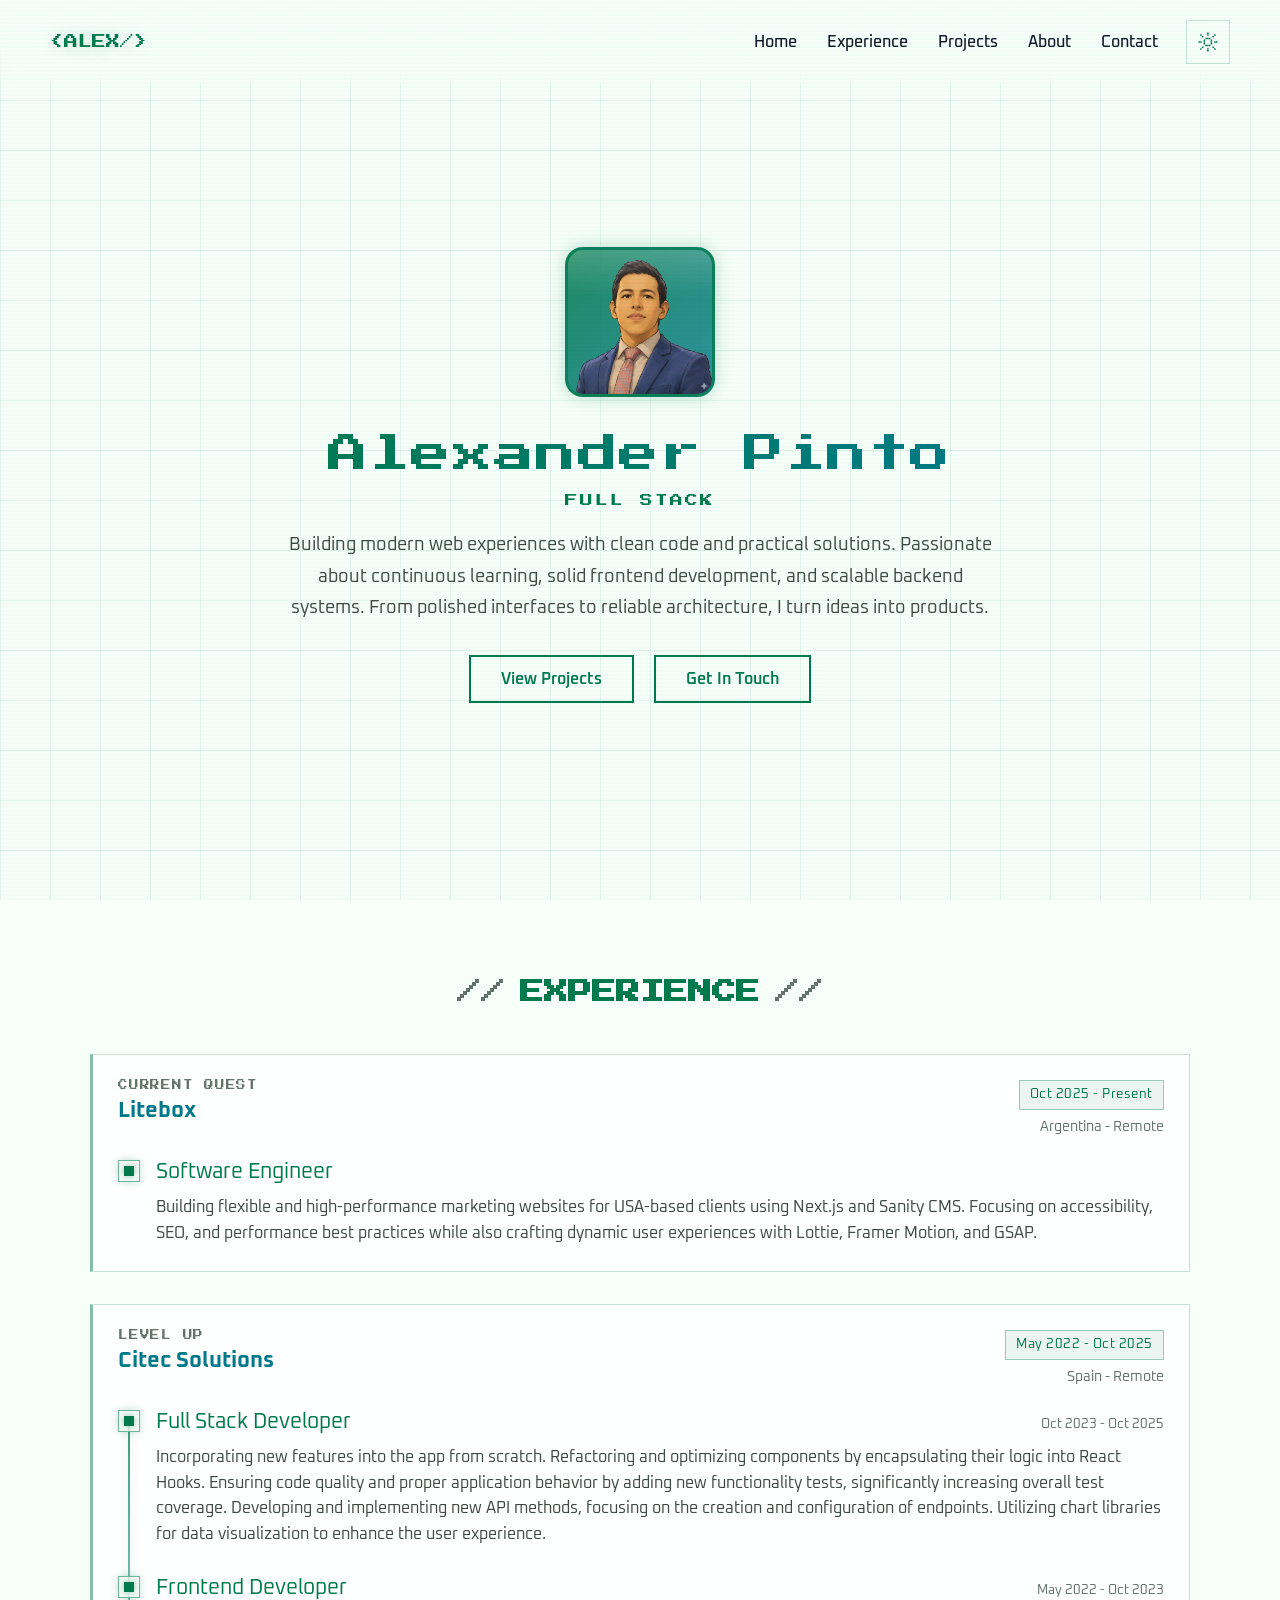
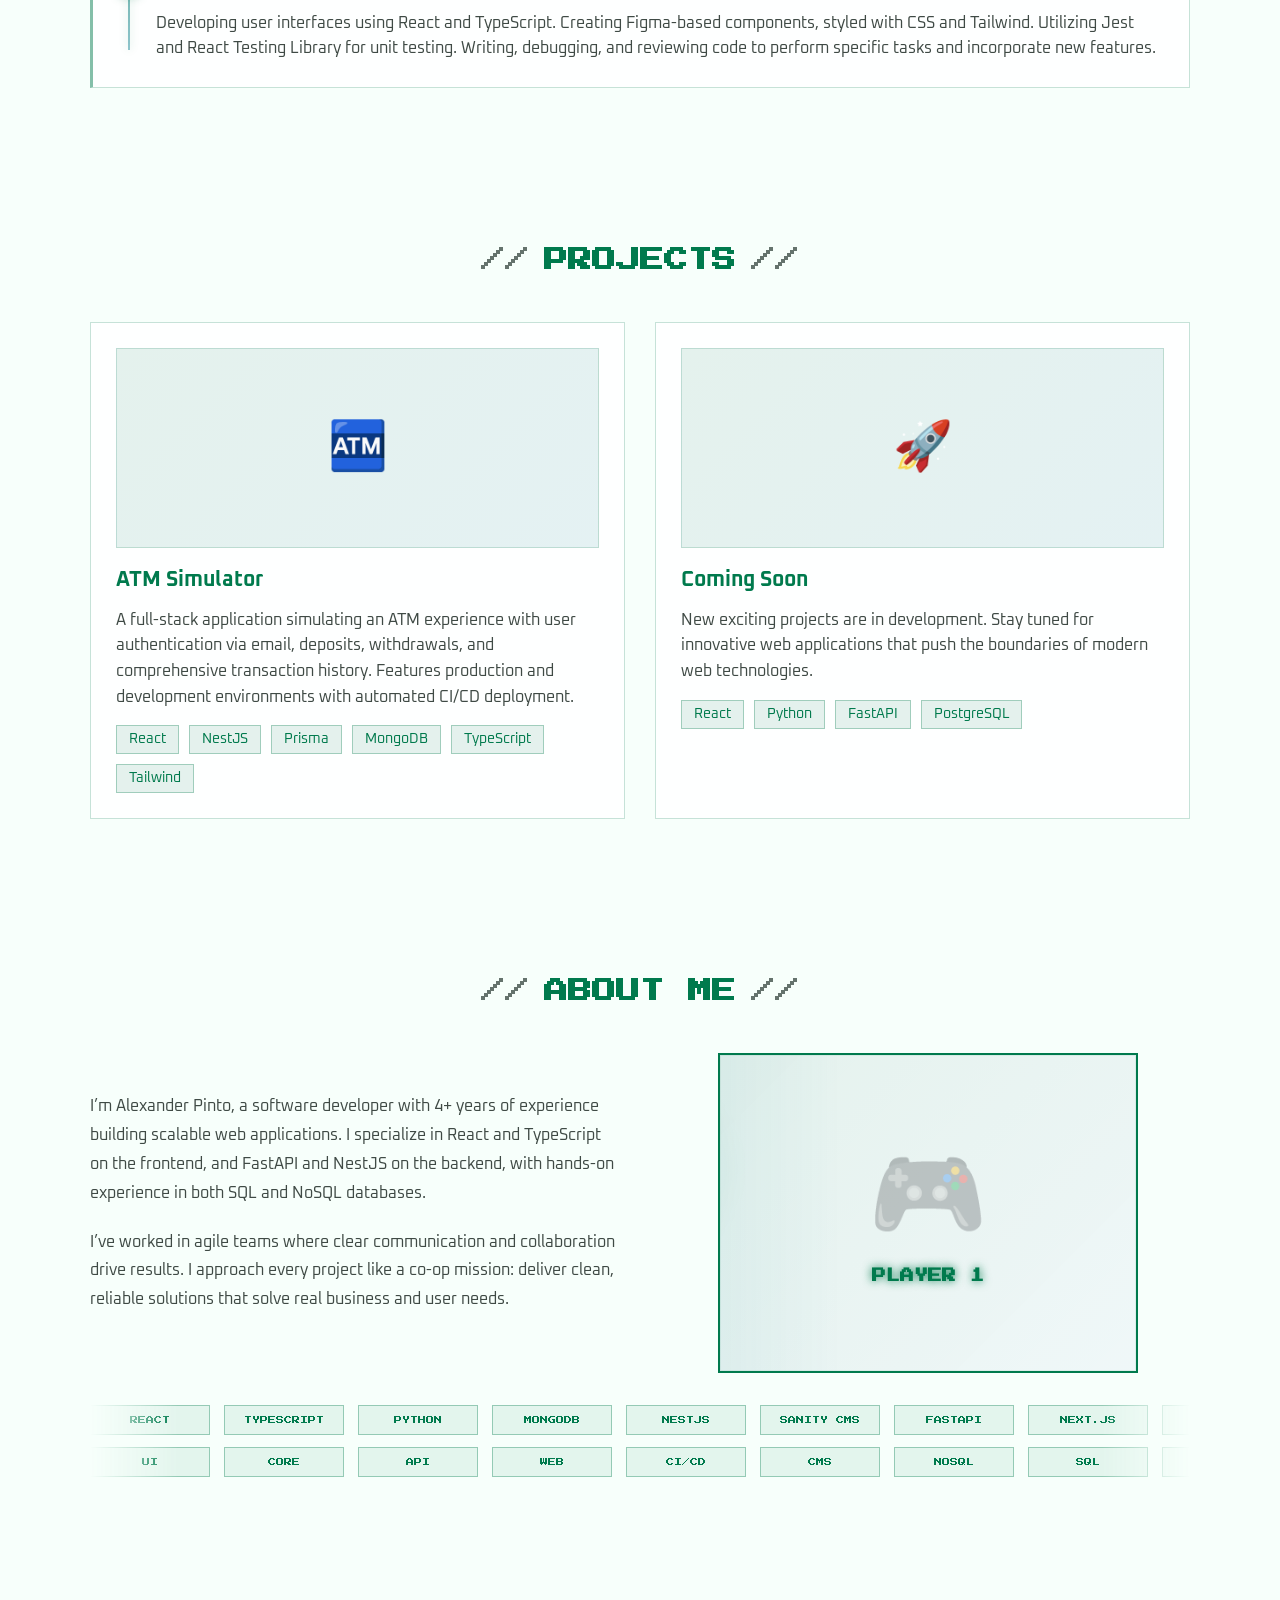
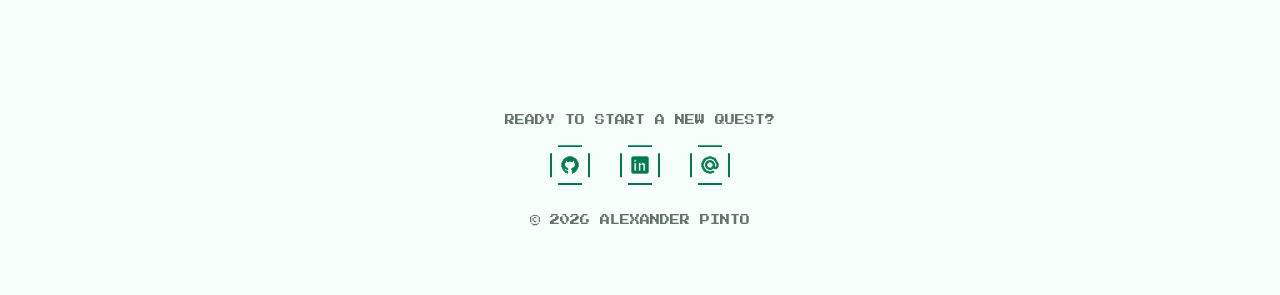
<file: index.html>
<!doctype html>
<html lang="en">
    <head>
        <meta charset="UTF-8" />
        <meta name="viewport" content="width=device-width, initial-scale=1.0" />
        <title>Alexander Pinto - Full Stack Developer</title>
        <meta
            name="description"
            content="Alexander Pinto portfolio. Full stack developer building modern web applications with React, TypeScript, Python and FastAPI."
        />
        <meta
            property="og:title"
            content="Alexander Pinto - Full Stack Developer"
        />
        <meta
            property="og:description"
            content="Game-inspired developer portfolio with projects, experience and contact details."
        />
        <meta property="og:type" content="website" />
        <meta property="og:url" content="https://alexpinto.is-a.dev/" />
        <link rel="canonical" href="https://alexpinto.is-a.dev/" />
        <link rel="icon" type="image/svg+xml" href="assets/img/favicon.svg" />
        <link rel="shortcut icon" href="assets/img/favicon.svg" />
        <script>
            (() => {
                try {
                    const storedTheme = localStorage.getItem("portfolio-theme");
                    const prefersLight = window.matchMedia(
                        "(prefers-color-scheme: light)",
                    ).matches;
                    const theme =
                        storedTheme || (prefersLight ? "light" : "dark");
                    document.documentElement.dataset.theme = theme;
                } catch (error) {
                    document.documentElement.dataset.theme = "dark";
                }
            })();
        </script>

        <link rel="stylesheet" href="assets/css/variables.css" />
        <link rel="stylesheet" href="assets/css/base.css" />
        <link rel="stylesheet" href="assets/css/animations.css" />
        <link rel="stylesheet" href="assets/css/components.css" />
        <link rel="stylesheet" href="assets/css/sections.css" />
    </head>
    <body>
        <a class="skip-link" href="#main-content">Skip to main content</a>
        <div class="scanlines" aria-hidden="true"></div>
        <div class="bg-grid" aria-hidden="true"></div>

        <nav aria-label="Main navigation">
            <a class="logo" href="#home" aria-label="Go to home"
                >&lt;ALEX/&gt;</a
            >
            <div class="nav-actions">
                <ul class="nav-links">
                    <li><a href="#home">Home</a></li>
                    <li><a href="#experience">Experience</a></li>
                    <li><a href="#projects">Projects</a></li>
                    <li><a href="#about">About</a></li>
                    <li><a href="#contact">Contact</a></li>
                </ul>
                <button
                    class="theme-toggle"
                    type="button"
                    aria-label="Switch to light theme"
                    aria-pressed="false"
                    title="Switch to light theme"
                >
                    <svg
                        class="theme-toggle__icon theme-toggle__icon--sun"
                        viewBox="0 0 256 256"
                        aria-hidden="true"
                    >
                        <rect
                            x="120"
                            y="88"
                            width="14"
                            height="14"
                            rx="1"
                        ></rect>
                        <rect
                            x="104"
                            y="88"
                            width="14"
                            height="14"
                            rx="1"
                        ></rect>
                        <rect
                            x="88"
                            y="104"
                            width="14"
                            height="14"
                            rx="1"
                        ></rect>
                        <rect
                            x="88"
                            y="120"
                            width="14"
                            height="14"
                            rx="1"
                        ></rect>
                        <rect
                            x="88"
                            y="136"
                            width="14"
                            height="14"
                            rx="1"
                        ></rect>
                        <rect
                            x="136"
                            y="88"
                            width="14"
                            height="14"
                            rx="1"
                        ></rect>
                        <rect
                            x="120"
                            y="152"
                            width="14"
                            height="14"
                            rx="1"
                        ></rect>
                        <rect
                            x="104"
                            y="152"
                            width="14"
                            height="14"
                            rx="1"
                        ></rect>
                        <rect
                            x="136"
                            y="152"
                            width="14"
                            height="14"
                            rx="1"
                        ></rect>
                        <rect
                            x="152"
                            y="104"
                            width="14"
                            height="14"
                            rx="1"
                        ></rect>
                        <rect
                            x="168"
                            y="72"
                            width="14"
                            height="14"
                            rx="1"
                        ></rect>
                        <rect
                            x="168"
                            y="168"
                            width="14"
                            height="14"
                            rx="1"
                        ></rect>
                        <rect
                            x="72"
                            y="168"
                            width="14"
                            height="14"
                            rx="1"
                        ></rect>
                        <rect
                            x="72"
                            y="72"
                            width="14"
                            height="14"
                            rx="1"
                        ></rect>
                        <rect
                            x="120"
                            y="56"
                            width="14"
                            height="14"
                            rx="1"
                        ></rect>
                        <rect
                            x="56"
                            y="120"
                            width="14"
                            height="14"
                            rx="1"
                        ></rect>
                        <rect
                            x="120"
                            y="184"
                            width="14"
                            height="14"
                            rx="1"
                        ></rect>
                        <rect
                            x="184"
                            y="120"
                            width="14"
                            height="14"
                            rx="1"
                        ></rect>
                        <rect
                            x="40"
                            y="120"
                            width="14"
                            height="14"
                            rx="1"
                        ></rect>
                        <rect
                            x="120"
                            y="40"
                            width="14"
                            height="14"
                            rx="1"
                        ></rect>
                        <rect
                            x="120"
                            y="200"
                            width="14"
                            height="14"
                            rx="1"
                        ></rect>
                        <rect
                            x="184"
                            y="184"
                            width="14"
                            height="14"
                            rx="1"
                        ></rect>
                        <rect
                            x="56"
                            y="184"
                            width="14"
                            height="14"
                            rx="1"
                        ></rect>
                        <rect
                            x="184"
                            y="56"
                            width="14"
                            height="14"
                            rx="1"
                        ></rect>
                        <rect
                            x="56"
                            y="56"
                            width="14"
                            height="14"
                            rx="1"
                        ></rect>
                        <rect
                            x="200"
                            y="120"
                            width="14"
                            height="14"
                            rx="1"
                        ></rect>
                        <rect
                            x="152"
                            y="120"
                            width="14"
                            height="14"
                            rx="1"
                        ></rect>
                        <rect
                            x="152"
                            y="136"
                            width="14"
                            height="14"
                            rx="1"
                        ></rect>
                    </svg>
                    <svg
                        class="theme-toggle__icon theme-toggle__icon--moon"
                        viewBox="0 0 256 256"
                        aria-hidden="true"
                    >
                        <rect
                            x="104"
                            y="56"
                            width="14"
                            height="14"
                            rx="1"
                        ></rect>
                        <rect
                            x="88"
                            y="56"
                            width="14"
                            height="14"
                            rx="1"
                        ></rect>
                        <rect
                            x="72"
                            y="72"
                            width="14"
                            height="14"
                            rx="1"
                        ></rect>
                        <rect
                            x="88"
                            y="72"
                            width="14"
                            height="14"
                            rx="1"
                        ></rect>
                        <rect
                            x="88"
                            y="88"
                            width="14"
                            height="14"
                            rx="1"
                        ></rect>
                        <rect
                            x="72"
                            y="88"
                            width="14"
                            height="14"
                            rx="1"
                        ></rect>
                        <rect
                            x="56"
                            y="104"
                            width="14"
                            height="14"
                            rx="1"
                        ></rect>
                        <rect
                            x="88"
                            y="104"
                            width="14"
                            height="14"
                            rx="1"
                        ></rect>
                        <rect
                            x="72"
                            y="104"
                            width="14"
                            height="14"
                            rx="1"
                        ></rect>
                        <rect
                            x="56"
                            y="136"
                            width="14"
                            height="14"
                            rx="1"
                        ></rect>
                        <rect
                            x="88"
                            y="136"
                            width="14"
                            height="14"
                            rx="1"
                        ></rect>
                        <rect
                            x="72"
                            y="136"
                            width="14"
                            height="14"
                            rx="1"
                        ></rect>
                        <rect
                            x="56"
                            y="120"
                            width="14"
                            height="14"
                            rx="1"
                        ></rect>
                        <rect
                            x="88"
                            y="120"
                            width="14"
                            height="14"
                            rx="1"
                        ></rect>
                        <rect
                            x="104"
                            y="120"
                            width="14"
                            height="14"
                            rx="1"
                        ></rect>
                        <rect
                            x="72"
                            y="120"
                            width="14"
                            height="14"
                            rx="1"
                        ></rect>
                        <rect
                            x="104"
                            y="136"
                            width="14"
                            height="14"
                            rx="1"
                        ></rect>
                        <rect
                            x="72"
                            y="152"
                            width="14"
                            height="14"
                            rx="1"
                        ></rect>
                        <rect
                            x="104"
                            y="152"
                            width="14"
                            height="14"
                            rx="1"
                        ></rect>
                        <rect
                            x="120"
                            y="136"
                            width="14"
                            height="14"
                            rx="1"
                        ></rect>
                        <rect
                            x="88"
                            y="152"
                            width="14"
                            height="14"
                            rx="1"
                        ></rect>
                        <rect
                            x="168"
                            y="152"
                            width="14"
                            height="14"
                            rx="1"
                        ></rect>
                        <rect
                            x="184"
                            y="136"
                            width="14"
                            height="14"
                            rx="1"
                        ></rect>
                        <rect
                            x="120"
                            y="152"
                            width="14"
                            height="14"
                            rx="1"
                        ></rect>
                        <rect
                            x="152"
                            y="152"
                            width="14"
                            height="14"
                            rx="1"
                        ></rect>
                        <rect
                            x="136"
                            y="152"
                            width="14"
                            height="14"
                            rx="1"
                        ></rect>
                        <rect
                            x="72"
                            y="168"
                            width="14"
                            height="14"
                            rx="1"
                        ></rect>
                        <rect
                            x="104"
                            y="168"
                            width="14"
                            height="14"
                            rx="1"
                        ></rect>
                        <rect
                            x="88"
                            y="168"
                            width="14"
                            height="14"
                            rx="1"
                        ></rect>
                        <rect
                            x="168"
                            y="168"
                            width="14"
                            height="14"
                            rx="1"
                        ></rect>
                        <rect
                            x="120"
                            y="168"
                            width="14"
                            height="14"
                            rx="1"
                        ></rect>
                        <rect
                            x="152"
                            y="168"
                            width="14"
                            height="14"
                            rx="1"
                        ></rect>
                        <rect
                            x="136"
                            y="168"
                            width="14"
                            height="14"
                            rx="1"
                        ></rect>
                        <rect
                            x="104"
                            y="184"
                            width="14"
                            height="14"
                            rx="1"
                        ></rect>
                        <rect
                            x="120"
                            y="184"
                            width="14"
                            height="14"
                            rx="1"
                        ></rect>
                        <rect
                            x="136"
                            y="184"
                            width="14"
                            height="14"
                            rx="1"
                        ></rect>
                        <rect
                            x="184"
                            y="152"
                            width="14"
                            height="14"
                            rx="1"
                        ></rect>
                    </svg>
                    <span class="sr-only">Toggle theme</span>
                </button>
            </div>
        </nav>

        <main id="main-content">
            <section id="home" class="hero">
                <div class="hero-content">
                    <div class="pixel-avatar">
                        <picture>
                            <source srcset="assets/img/profile-pic.webp" type="image/webp" />
                            <img
                                src="assets/img/profile-pic.png"
                                alt="Portrait of Alexander Pinto"
                                class="pixel-avatar__image"
                                width="150"
                                height="150"
                                decoding="async"
                            />
                        </picture>
                    </div>
                    <h1>Alexander Pinto</h1>
                    <p
                        class="subtitle"
                        data-text="FULL STACK DEVELOPER"
                        aria-label="Full Stack Developer"
                    ></p>
                    <p class="hero-description">
                        Building modern web experiences with clean code and
                        practical solutions. Passionate about continuous
                        learning, solid frontend development, and scalable
                        backend systems. From polished interfaces to reliable
                        architecture, I turn ideas into products.
                    </p>
                    <div class="cta-buttons">
                        <a href="#projects" class="btn"
                            ><span>View Projects</span></a
                        >
                        <a href="#contact" class="btn"
                            ><span>Get In Touch</span></a
                        >
                    </div>
                </div>
            </section>

            <section id="experience" class="section">
                <h2 class="section-title">EXPERIENCE</h2>
                <div class="experience-list">
                    <article class="experience-company-card">
                        <header class="experience-company-header">
                            <div>
                                <p class="experience-label">CURRENT QUEST</p>
                                <h3 class="experience-company-name">Litebox</h3>
                            </div>
                            <div class="experience-meta">
                                <time
                                    class="experience-date"
                                    datetime="2025-10"
                                >
                                    Oct 2025 - Present
                                </time>
                                <div class="experience-location">
                                    Argentina - Remote
                                </div>
                            </div>
                        </header>
                        <div class="experience-roles experience-roles--single">
                            <section class="experience-role">
                                <div
                                    class="experience-role-marker"
                                    aria-hidden="true"
                                ></div>
                                <div>
                                    <h4 class="experience-title">
                                        Software Engineer
                                    </h4>
                                    <p class="experience-description">
                                        Building flexible and high-performance
                                        marketing websites for USA-based clients
                                        using Next.js and Sanity CMS. Focusing
                                        on accessibility, SEO, and performance
                                        best practices while also crafting
                                        dynamic user experiences with Lottie,
                                        Framer Motion, and GSAP.
                                    </p>
                                </div>
                            </section>
                        </div>
                    </article>

                    <article class="experience-company-card">
                        <header class="experience-company-header">
                            <div>
                                <p class="experience-label">LEVEL UP</p>
                                <h3 class="experience-company-name">
                                    Citec Solutions
                                </h3>
                            </div>
                            <div class="experience-meta">
                                <time
                                    class="experience-date"
                                    datetime="2022-05/2025-10"
                                >
                                    May 2022 - Oct 2025
                                </time>
                                <div class="experience-location">
                                    Spain - Remote
                                </div>
                            </div>
                        </header>
                        <div class="experience-roles">
                            <section class="experience-role">
                                <div
                                    class="experience-role-marker"
                                    aria-hidden="true"
                                ></div>
                                <div>
                                    <div class="experience-role-header">
                                        <h4 class="experience-title">
                                            Full Stack Developer
                                        </h4>
                                        <time
                                            class="experience-role-date"
                                            datetime="2023-10/2025-10"
                                        >
                                            Oct 2023 - Oct 2025
                                        </time>
                                    </div>
                                    <p class="experience-description">
                                        Incorporating new features into the app
                                        from scratch. Refactoring and optimizing
                                        components by encapsulating their logic
                                        into React Hooks. Ensuring code quality
                                        and proper application behavior by
                                        adding new functionality tests,
                                        significantly increasing overall test
                                        coverage. Developing and implementing
                                        new API methods, focusing on the
                                        creation and configuration of endpoints.
                                        Utilizing chart libraries for data
                                        visualization to enhance the user
                                        experience.
                                    </p>
                                </div>
                            </section>
                            <section class="experience-role">
                                <div
                                    class="experience-role-marker"
                                    aria-hidden="true"
                                ></div>
                                <div>
                                    <div class="experience-role-header">
                                        <h4 class="experience-title">
                                            Frontend Developer
                                        </h4>
                                        <time
                                            class="experience-role-date"
                                            datetime="2022-05/2023-10"
                                        >
                                            May 2022 - Oct 2023
                                        </time>
                                    </div>
                                    <p class="experience-description">
                                        Developing user interfaces using React
                                        and TypeScript. Creating Figma-based
                                        components, styled with CSS and
                                        Tailwind. Utilizing Jest and React
                                        Testing Library for unit testing.
                                        Writing, debugging, and reviewing code
                                        to perform specific tasks and
                                        incorporate new features.
                                    </p>
                                </div>
                            </section>
                        </div>
                    </article>
                </div>
            </section>

            <section id="projects" class="section">
                <h2 class="section-title">PROJECTS</h2>
                <div class="projects-grid">
                    <article class="project-card">
                        <div class="project-image" aria-hidden="true">🏧</div>
                        <h3 class="project-title">ATM Simulator</h3>
                        <p class="experience-description">
                            A full-stack application simulating an ATM
                            experience with user authentication via email,
                            deposits, withdrawals, and comprehensive transaction
                            history. Features production and development
                            environments with automated CI/CD deployment.
                        </p>
                        <div class="tech-stack">
                            <span class="tech-tag">React</span>
                            <span class="tech-tag">NestJS</span>
                            <span class="tech-tag">Prisma</span>
                            <span class="tech-tag">MongoDB</span>
                            <span class="tech-tag">TypeScript</span>
                            <span class="tech-tag">Tailwind</span>
                        </div>
                    </article>
                    <article class="project-card">
                        <div class="project-image" aria-hidden="true">🚀</div>
                        <h3 class="project-title">Coming Soon</h3>
                        <p class="experience-description">
                            New exciting projects are in development. Stay tuned
                            for innovative web applications that push the
                            boundaries of modern web technologies.
                        </p>
                        <div class="tech-stack">
                            <span class="tech-tag">React</span>
                            <span class="tech-tag">Python</span>
                            <span class="tech-tag">FastAPI</span>
                            <span class="tech-tag">PostgreSQL</span>
                        </div>
                    </article>
                </div>
            </section>

            <section id="about" class="section">
                <h2 class="section-title">ABOUT ME</h2>
                <div class="about-content about-content--desktop">
                    <div class="about-text">
                        <p>
                            I’m Alexander Pinto, a software developer with 4+
                            years of experience building scalable web
                            applications. I specialize in React and TypeScript
                            on the frontend, and FastAPI and NestJS on the
                            backend, with hands-on experience in both SQL and
                            NoSQL databases.
                        </p>
                        <p>
                            I’ve worked in agile teams where clear communication
                            and collaboration drive results. I approach every
                            project like a co-op mission: deliver clean,
                            reliable solutions that solve real business and user
                            needs.
                        </p>
                    </div>
                    <div class="about-image">
                        <article
                            class="skill-variant player-card-skills"
                            aria-labelledby="player-card-title"
                        >
                            <div class="player-controller" aria-hidden="true">
                                🎮
                            </div>
                            <h3 id="player-card-title">PLAYER 1</h3>
                        </article>
                    </div>
                </div>

                <div class="about-skills-desktop" aria-label="Desktop skills">
                    <article class="about-desktop-option" aria-label="Skill marquee">
                        <div class="about-marquee" aria-hidden="true">
                            <div class="about-marquee__track">
                                <div class="about-marquee__group">
                                    <span>REACT</span>
                                    <span>TYPESCRIPT</span>
                                    <span>PYTHON</span>
                                    <span>MONGODB</span>
                                    <span>NESTJS</span>
                                    <span>SANITY CMS</span>
                                    <span>FASTAPI</span>
                                    <span>NEXT.JS</span>
                                    <span>MYSQL</span>
                                </div>
                                <div
                                    class="about-marquee__group"
                                    aria-hidden="true"
                                >
                                    <span>REACT</span>
                                    <span>TYPESCRIPT</span>
                                    <span>PYTHON</span>
                                    <span>MONGODB</span>
                                    <span>NESTJS</span>
                                    <span>SANITY CMS</span>
                                    <span>FASTAPI</span>
                                    <span>NEXT.JS</span>
                                    <span>MYSQL</span>
                                </div>
                            </div>
                            <div
                                class="about-marquee__track about-marquee__track--reverse"
                            >
                                <div class="about-marquee__group">
                                    <span>UI</span>
                                    <span>CORE</span>
                                    <span>API</span>
                                    <span>WEB</span>
                                    <span>CI/CD</span>
                                    <span>CMS</span>
                                    <span>NOSQL</span>
                                    <span>SQL</span>
                                </div>
                                <div
                                    class="about-marquee__group"
                                    aria-hidden="true"
                                >
                                    <span>UI</span>
                                    <span>CORE</span>
                                    <span>API</span>
                                    <span>WEB</span>
                                    <span>CI/CD</span>
                                    <span>CMS</span>
                                    <span>NOSQL</span>
                                    <span>SQL</span>
                                </div>
                            </div>
                        </div>
                    </article>
                </div>

                <div class="about-content about-content--mobile">
                    <div class="about-text">
                        <p>
                            I’m Alexander Pinto, a software developer with 4+
                            years of experience building scalable web
                            applications. I specialize in React and TypeScript
                            on the frontend, and FastAPI and NestJS on the
                            backend, with hands-on experience in both SQL and
                            NoSQL databases.
                        </p>
                        <p>
                            I’ve worked in agile teams where clear communication
                            and collaboration drive results. I approach every
                            project like a co-op mission: deliver clean,
                            reliable solutions that solve real business and user
                            needs.
                        </p>
                    </div>
                    <div class="about-image">
                        <article
                            class="skill-variant player-card-skills"
                            aria-labelledby="player-card-mobile-title"
                        >
                            <div class="player-controller" aria-hidden="true">
                                🎮
                            </div>
                            <h3 id="player-card-mobile-title">PLAYER 1</h3>
                            <p class="player-card-subtitle">
                                UNLOCKED ABILITIES
                            </p>
                            <ul class="player-skill-grid" role="list">
                                <li>
                                    <span>NEXT.JS</span>
                                    <small>WEB</small>
                                </li>
                                <li>
                                    <span>REACT</span>
                                    <small>UI</small>
                                </li>
                                <li>
                                    <span>TYPESCRIPT</span>
                                    <small>CORE</small>
                                </li>
                                <li>
                                    <span>FASTAPI</span>
                                    <small>API</small>
                                </li>
                                <li>
                                    <span>NESTJS</span>
                                    <small>API</small>
                                </li>
                                <li>
                                    <span>SANITY</span>
                                    <small>CMS</small>
                                </li>
                            </ul>
                        </article>
                    </div>
                </div>
            </section>
        </main>

        <footer id="contact">
            <div class="footer-text">READY TO START A NEW QUEST?</div>
            <div class="social-links">
                <a
                    href="https://github.com/alexpintodiaz"
                    class="social-link"
                    title="GitHub"
                    aria-label="Visit GitHub profile"
                    target="_blank"
                    rel="noopener noreferrer"
                >
                    <svg
                        viewBox="0 0 24 24"
                        aria-hidden="true"
                        focusable="false"
                    >
                        <polygon
                            points="23 9 23 15 22 15 22 17 21 17 21 19 20 19 20 20 19 20 19 21 18 21 18 22 16 22 16 23 15 23 15 18 14 18 14 17 15 17 15 16 17 16 17 15 18 15 18 14 19 14 19 9 18 9 18 6 16 6 16 7 15 7 15 8 14 8 14 7 10 7 10 8 9 8 9 7 8 7 8 6 6 6 6 9 5 9 5 14 6 14 6 15 7 15 7 16 9 16 9 18 7 18 7 17 6 17 6 16 4 16 4 17 5 17 5 19 6 19 6 20 9 20 9 23 8 23 8 22 6 22 6 21 5 21 5 20 4 20 4 19 3 19 3 17 2 17 2 15 1 15 1 9 2 9 2 7 3 7 3 5 4 5 4 4 5 4 5 3 7 3 7 2 9 2 9 1 15 1 15 2 17 2 17 3 19 3 19 4 20 4 20 5 21 5 21 7 22 7 22 9 23 9"
                        />
                    </svg>
                </a>
                <a
                    href="https://www.linkedin.com/in/pintodiaz/"
                    class="social-link"
                    title="LinkedIn"
                    aria-label="Visit LinkedIn profile"
                    target="_blank"
                    rel="noopener noreferrer"
                >
                    <svg
                        viewBox="0 0 24 24"
                        aria-hidden="true"
                        focusable="false"
                    >
                        <path
                            d="m22,2v-1H2v1h-1v20h1v1h20v-1h1V2h-1Zm-9,10v8h-3v-11h3v1h1v-1h4v1h1v10h-3v-8h-3Zm-9-4v-3h3v3h-3Zm3,1v11h-3v-11h3Z"
                        />
                    </svg>
                </a>
                <a
                    href="mailto:alexanderpintodiaz@gmail.com"
                    class="social-link"
                    title="Email"
                    aria-label="Send email to Alexander Pinto"
                >
                    <svg
                        viewBox="0 0 24 24"
                        aria-hidden="true"
                        focusable="false"
                    >
                        <path
                            d="m22,[base64],4h-1v1h-1v1h-4v-1h-1v-1h-1v-4h1v-1h1v-1h4v1h1v1h1v4Z"
                        />
                    </svg>
                </a>
            </div>
            <div class="footer-text footer-credit">© 2026 ALEXANDER PINTO</div>
        </footer>

        <script type="module" src="assets/js/main.js"></script>
    </body>
</html>
</file>
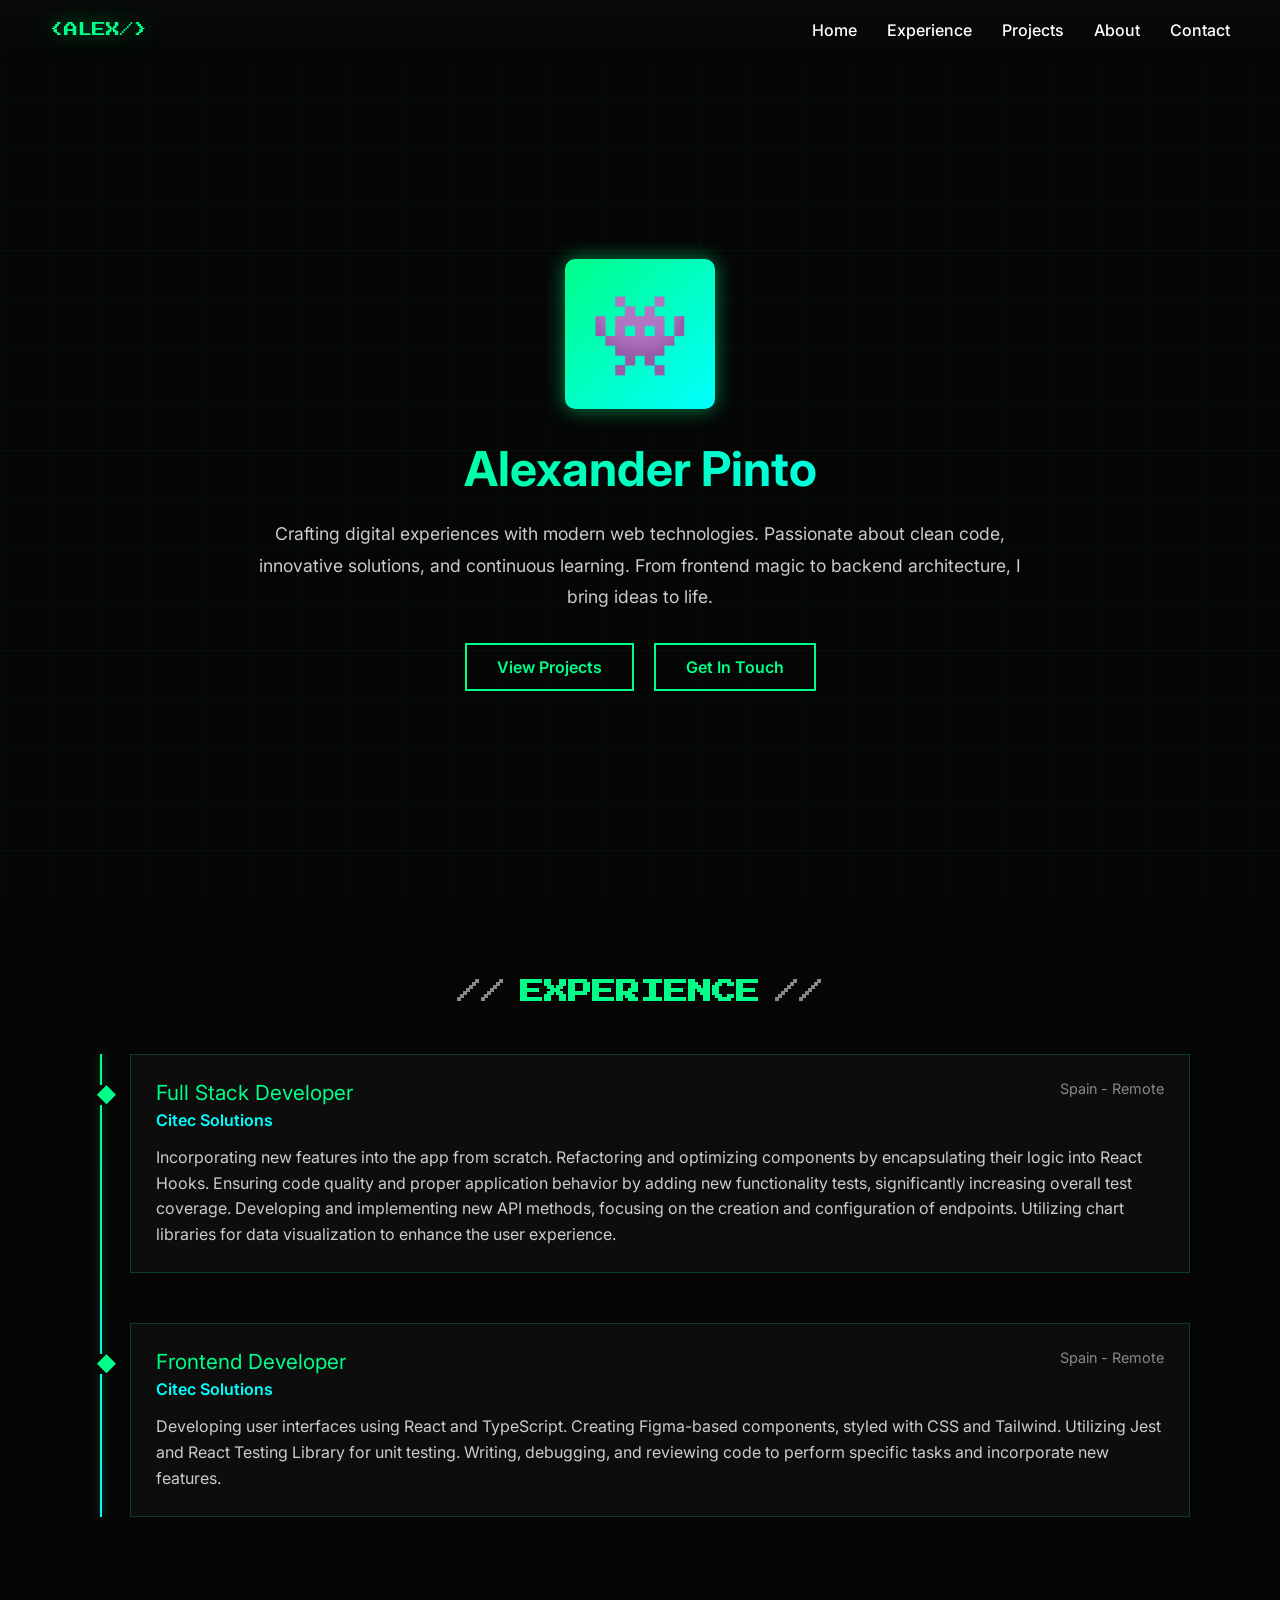
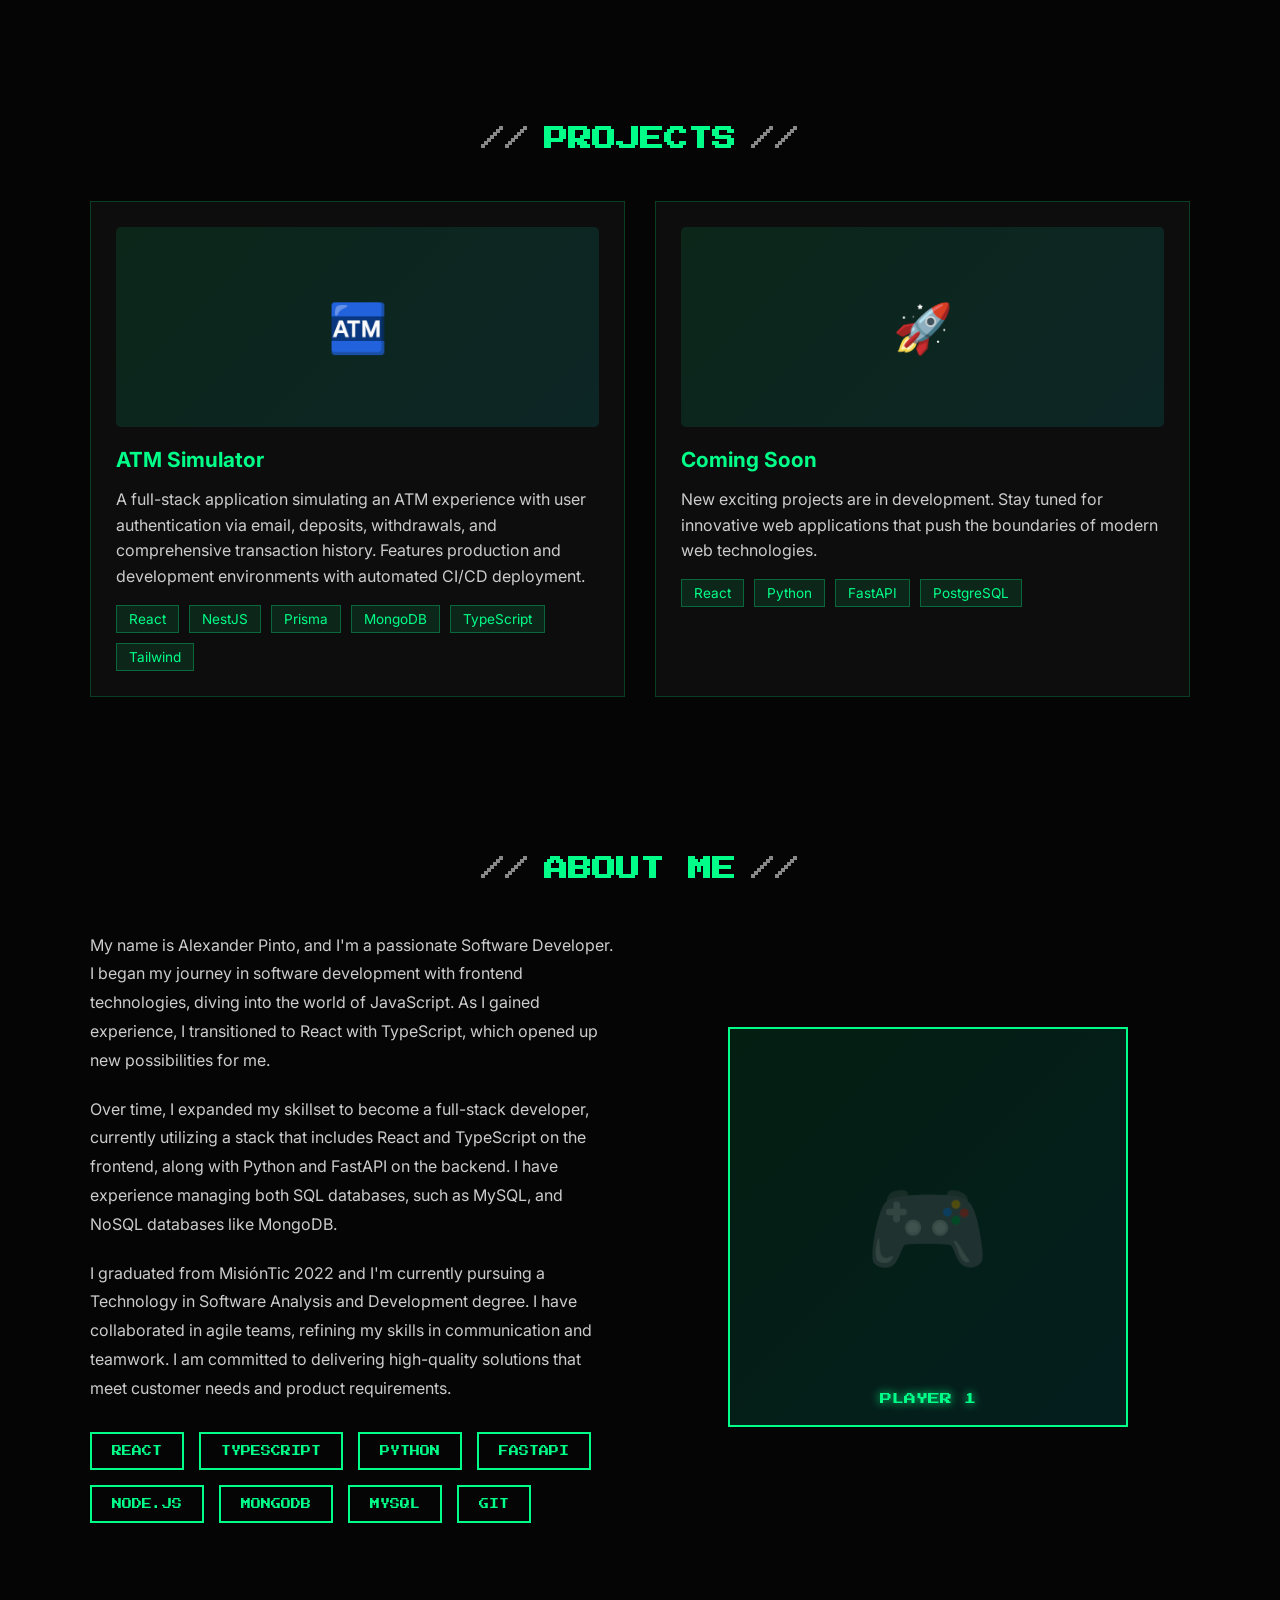
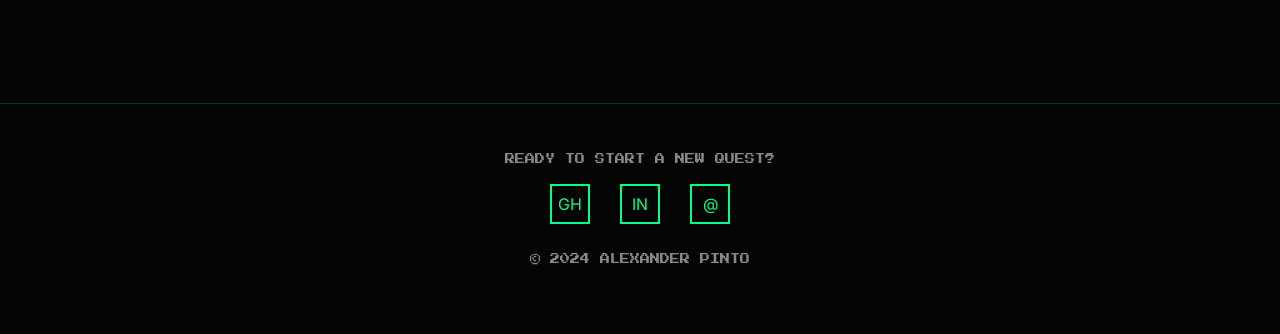
<file: alex-portfolio-redesign.html>
<!DOCTYPE html>
<html lang="en">
<head>
    <meta charset="UTF-8">
    <meta name="viewport" content="width=device-width, initial-scale=1.0">
    <title>Alexander Pinto - Full Stack Developer</title>
    <style>
        @import url('https://fonts.googleapis.com/css2?family=Press+Start+2P&family=Inter:wght@400;500;600;700&display=swap');
        
        * {
            margin: 0;
            padding: 0;
            box-sizing: border-box;
        }

        :root {
            --primary: #00ff88;
            --secondary: #ff00ff;
            --accent: #00ffff;
            --dark: #0a0a0a;
            --darker: #050505;
            --light: #ffffff;
            --gray: #888888;
            --card-bg: rgba(15, 15, 15, 0.9);
            --glow: 0 0 20px rgba(0, 255, 136, 0.5);
        }

        body {
            font-family: 'Inter', sans-serif;
            background: var(--darker);
            color: var(--light);
            overflow-x: hidden;
            position: relative;
        }

        /* Animated background grid */
        .bg-grid {
            position: fixed;
            top: 0;
            left: 0;
            width: 100%;
            height: 100%;
            background-image: 
                linear-gradient(rgba(0, 255, 136, 0.03) 1px, transparent 1px),
                linear-gradient(90deg, rgba(0, 255, 136, 0.03) 1px, transparent 1px);
            background-size: 50px 50px;
            animation: gridMove 20s linear infinite;
            z-index: -2;
        }

        @keyframes gridMove {
            0% { transform: translate(0, 0); }
            100% { transform: translate(50px, 50px); }
        }

        /* Scanline effect */
        .scanlines::before {
            content: "";
            position: fixed;
            top: 0;
            left: 0;
            width: 100%;
            height: 100%;
            background: linear-gradient(
                transparent 50%,
                rgba(0, 255, 136, 0.01) 50%
            );
            background-size: 100% 4px;
            pointer-events: none;
            z-index: 999;
            animation: scanline 8s linear infinite;
        }

        @keyframes scanline {
            0% { transform: translateY(0); }
            100% { transform: translateY(10px); }
        }

        /* Navigation */
        nav {
            position: fixed;
            top: 0;
            width: 100%;
            padding: 20px 50px;
            background: linear-gradient(180deg, rgba(10, 10, 10, 0.95) 0%, transparent 100%);
            backdrop-filter: blur(10px);
            z-index: 100;
            display: flex;
            justify-content: space-between;
            align-items: center;
        }

        .logo {
            font-family: 'Press Start 2P', monospace;
            font-size: 14px;
            color: var(--primary);
            text-shadow: var(--glow);
            animation: glitch 3s infinite;
        }

        @keyframes glitch {
            0%, 100% { text-shadow: var(--glow); }
            25% { text-shadow: -2px 0 var(--secondary), 2px 0 var(--accent), var(--glow); }
            50% { text-shadow: 2px 0 var(--secondary), -2px 0 var(--accent), var(--glow); }
            75% { text-shadow: 0 0 10px var(--primary); }
        }

        .nav-links {
            display: flex;
            gap: 30px;
            list-style: none;
        }

        .nav-links a {
            color: var(--light);
            text-decoration: none;
            position: relative;
            transition: color 0.3s;
            font-weight: 500;
        }

        .nav-links a::after {
            content: '';
            position: absolute;
            bottom: -5px;
            left: 0;
            width: 0;
            height: 2px;
            background: var(--primary);
            transition: width 0.3s;
            box-shadow: 0 0 5px var(--primary);
        }

        .nav-links a:hover {
            color: var(--primary);
        }

        .nav-links a:hover::after {
            width: 100%;
        }

        /* Hero Section */
        .hero {
            min-height: 100vh;
            display: flex;
            align-items: center;
            justify-content: center;
            padding: 100px 50px 50px;
            position: relative;
        }

        .hero-content {
            text-align: center;
            max-width: 800px;
            animation: fadeInUp 1s;
        }

        @keyframes fadeInUp {
            from {
                opacity: 0;
                transform: translateY(30px);
            }
            to {
                opacity: 1;
                transform: translateY(0);
            }
        }

        .pixel-avatar {
            width: 150px;
            height: 150px;
            margin: 0 auto 30px;
            background: linear-gradient(135deg, var(--primary), var(--accent));
            border-radius: 10px;
            position: relative;
            box-shadow: var(--glow);
            animation: float 3s ease-in-out infinite;
        }

        @keyframes float {
            0%, 100% { transform: translateY(0); }
            50% { transform: translateY(-10px); }
        }

        .pixel-avatar::before {
            content: '👾';
            position: absolute;
            top: 50%;
            left: 50%;
            transform: translate(-50%, -50%);
            font-size: 80px;
        }

        h1 {
            font-size: 3rem;
            margin-bottom: 10px;
            background: linear-gradient(90deg, var(--primary), var(--accent));
            -webkit-background-clip: text;
            -webkit-text-fill-color: transparent;
            background-clip: text;
        }

        .subtitle {
            font-family: 'Press Start 2P', monospace;
            font-size: 0.8rem;
            color: var(--primary);
            margin-bottom: 20px;
            letter-spacing: 2px;
        }

        .hero-description {
            font-size: 1.1rem;
            line-height: 1.8;
            color: #ccc;
            margin-bottom: 30px;
        }

        .cta-buttons {
            display: flex;
            gap: 20px;
            justify-content: center;
            flex-wrap: wrap;
        }

        .btn {
            padding: 12px 30px;
            border: 2px solid var(--primary);
            background: transparent;
            color: var(--primary);
            text-decoration: none;
            position: relative;
            overflow: hidden;
            transition: all 0.3s;
            font-weight: 600;
            cursor: pointer;
        }

        .btn::before {
            content: '';
            position: absolute;
            top: 50%;
            left: 50%;
            width: 0;
            height: 0;
            background: var(--primary);
            transition: all 0.3s;
            transform: translate(-50%, -50%);
        }

        .btn:hover {
            color: var(--dark);
            box-shadow: var(--glow);
        }

        .btn:hover::before {
            width: 100%;
            height: 100%;
        }

        .btn span {
            position: relative;
            z-index: 1;
        }

        /* Experience Section */
        .section {
            padding: 80px 50px;
            max-width: 1200px;
            margin: 0 auto;
        }

        .section-title {
            font-family: 'Press Start 2P', monospace;
            font-size: 1.5rem;
            color: var(--primary);
            margin-bottom: 50px;
            text-align: center;
            position: relative;
        }

        .section-title::before,
        .section-title::after {
            content: '//';
            color: var(--gray);
            margin: 0 15px;
        }

        .experience-timeline {
            position: relative;
            padding-left: 40px;
        }

        .experience-timeline::before {
            content: '';
            position: absolute;
            left: 10px;
            top: 0;
            bottom: 0;
            width: 2px;
            background: linear-gradient(180deg, var(--primary), var(--accent));
            box-shadow: 0 0 10px rgba(0, 255, 136, 0.5);
        }

        .experience-item {
            position: relative;
            margin-bottom: 50px;
            padding: 25px;
            background: var(--card-bg);
            border: 1px solid rgba(0, 255, 136, 0.2);
            backdrop-filter: blur(10px);
            transition: all 0.3s;
        }

        .experience-item::before {
            content: '◆';
            position: absolute;
            left: -35px;
            top: 30px;
            color: var(--primary);
            font-size: 20px;
            background: var(--darker);
            width: 20px;
            height: 20px;
            display: flex;
            align-items: center;
            justify-content: center;
        }

        .experience-item:hover {
            transform: translateX(10px);
            border-color: var(--primary);
            box-shadow: 0 0 20px rgba(0, 255, 136, 0.2);
        }

        .experience-header {
            display: flex;
            justify-content: space-between;
            align-items: flex-start;
            margin-bottom: 15px;
            flex-wrap: wrap;
            gap: 10px;
        }

        .experience-title {
            font-size: 1.3rem;
            color: var(--primary);
            margin-bottom: 5px;
        }

        .experience-company {
            color: var(--accent);
            font-weight: 600;
        }

        .experience-location {
            color: var(--gray);
            font-size: 0.9rem;
        }

        .experience-description {
            line-height: 1.6;
            color: #ccc;
        }

        /* Projects Section */
        .projects-grid {
            display: grid;
            grid-template-columns: repeat(auto-fit, minmax(350px, 1fr));
            gap: 30px;
            margin-top: 50px;
        }

        .project-card {
            background: var(--card-bg);
            border: 1px solid rgba(0, 255, 136, 0.2);
            padding: 25px;
            position: relative;
            overflow: hidden;
            transition: all 0.3s;
            cursor: pointer;
        }

        .project-card::before {
            content: '';
            position: absolute;
            top: 0;
            left: -100%;
            width: 100%;
            height: 2px;
            background: linear-gradient(90deg, transparent, var(--primary), transparent);
            animation: projectScan 3s infinite;
        }

        @keyframes projectScan {
            0% { left: -100%; }
            100% { left: 100%; }
        }

        .project-card:hover {
            transform: translateY(-5px);
            border-color: var(--primary);
            box-shadow: 0 10px 30px rgba(0, 255, 136, 0.2);
        }

        .project-image {
            width: 100%;
            height: 200px;
            background: linear-gradient(135deg, rgba(0, 255, 136, 0.1), rgba(0, 255, 255, 0.1));
            border-radius: 5px;
            margin-bottom: 20px;
            display: flex;
            align-items: center;
            justify-content: center;
            font-size: 3rem;
        }

        .project-title {
            font-size: 1.3rem;
            color: var(--primary);
            margin-bottom: 15px;
        }

        .tech-stack {
            display: flex;
            flex-wrap: wrap;
            gap: 10px;
            margin-top: 15px;
        }

        .tech-tag {
            padding: 5px 12px;
            background: rgba(0, 255, 136, 0.1);
            border: 1px solid rgba(0, 255, 136, 0.3);
            color: var(--primary);
            font-size: 0.85rem;
            position: relative;
            overflow: hidden;
        }

        .tech-tag::before {
            content: '';
            position: absolute;
            top: 0;
            left: -100%;
            width: 100%;
            height: 100%;
            background: rgba(0, 255, 136, 0.2);
            transition: left 0.3s;
        }

        .tech-tag:hover::before {
            left: 0;
        }

        /* About Section */
        .about-content {
            display: grid;
            grid-template-columns: 1fr 1fr;
            gap: 50px;
            align-items: center;
        }

        .about-text {
            line-height: 1.8;
            color: #ccc;
        }

        .about-text p {
            margin-bottom: 20px;
        }

        .about-image {
            position: relative;
        }

        .image-frame {
            width: 100%;
            max-width: 400px;
            height: 400px;
            background: linear-gradient(135deg, rgba(0, 255, 136, 0.1), rgba(0, 255, 255, 0.1));
            border: 2px solid var(--primary);
            position: relative;
            overflow: hidden;
            margin: 0 auto;
        }

        .image-frame::before {
            content: '🎮';
            position: absolute;
            top: 50%;
            left: 50%;
            transform: translate(-50%, -50%);
            font-size: 100px;
            opacity: 0.3;
        }

        .image-frame::after {
            content: 'PLAYER 1';
            position: absolute;
            bottom: 20px;
            left: 50%;
            transform: translateX(-50%);
            font-family: 'Press Start 2P', monospace;
            font-size: 12px;
            color: var(--primary);
            text-shadow: 0 0 10px var(--primary);
        }

        /* Skills */
        .skills-container {
            display: flex;
            flex-wrap: wrap;
            gap: 15px;
            margin-top: 30px;
        }

        .skill-badge {
            padding: 8px 20px;
            background: transparent;
            border: 2px solid var(--primary);
            color: var(--primary);
            font-family: 'Press Start 2P', monospace;
            font-size: 10px;
            position: relative;
            overflow: hidden;
            transition: all 0.3s;
        }

        .skill-badge:hover {
            transform: scale(1.1);
            box-shadow: var(--glow);
        }

        /* Footer */
        footer {
            text-align: center;
            padding: 50px;
            border-top: 1px solid rgba(0, 255, 136, 0.2);
            margin-top: 100px;
        }

        .footer-text {
            font-family: 'Press Start 2P', monospace;
            font-size: 10px;
            color: var(--gray);
            margin-bottom: 20px;
        }

        .social-links {
            display: flex;
            justify-content: center;
            gap: 30px;
            margin-top: 20px;
        }

        .social-link {
            width: 40px;
            height: 40px;
            border: 2px solid var(--primary);
            display: flex;
            align-items: center;
            justify-content: center;
            text-decoration: none;
            color: var(--primary);
            transition: all 0.3s;
            position: relative;
        }

        .social-link:hover {
            transform: rotate(45deg);
            background: var(--primary);
            color: var(--dark);
        }

        /* Responsive */
        @media (max-width: 768px) {
            nav {
                padding: 20px;
            }

            .nav-links {
                display: none;
            }

            h1 {
                font-size: 2rem;
            }

            .hero {
                padding: 100px 20px 50px;
            }

            .section {
                padding: 60px 20px;
            }

            .about-content {
                grid-template-columns: 1fr;
            }

            .projects-grid {
                grid-template-columns: 1fr;
            }

            .experience-timeline {
                padding-left: 30px;
            }
        }

        /* Loading animation */
        .loader {
            position: fixed;
            top: 0;
            left: 0;
            width: 100%;
            height: 100%;
            background: var(--darker);
            display: flex;
            align-items: center;
            justify-content: center;
            z-index: 9999;
            animation: fadeOut 0.5s 2s forwards;
        }

        @keyframes fadeOut {
            to {
                opacity: 0;
                visibility: hidden;
            }
        }

        .loader-text {
            font-family: 'Press Start 2P', monospace;
            color: var(--primary);
            font-size: 20px;
            animation: blink 0.5s infinite;
        }

        @keyframes blink {
            0%, 100% { opacity: 1; }
            50% { opacity: 0; }
        }
    </style>
</head>
<body>
    <div class="scanlines"></div>
    <div class="bg-grid"></div>
    
    <!-- Loader -->
    <div class="loader">
        <div class="loader-text">LOADING...</div>
    </div>

    <!-- Navigation -->
    <nav>
        <div class="logo">&lt;ALEX/&gt;</div>
        <ul class="nav-links">
            <li><a href="#home">Home</a></li>
            <li><a href="#experience">Experience</a></li>
            <li><a href="#projects">Projects</a></li>
            <li><a href="#about">About</a></li>
            <li><a href="#contact">Contact</a></li>
        </ul>
    </nav>

    <!-- Hero Section -->
    <section id="home" class="hero">
        <div class="hero-content">
            <div class="pixel-avatar"></div>
            <h1>Alexander Pinto</h1>
            <p class="subtitle">FULL STACK DEVELOPER</p>
            <p class="hero-description">
                Crafting digital experiences with modern web technologies. 
                Passionate about clean code, innovative solutions, and continuous learning.
                From frontend magic to backend architecture, I bring ideas to life.
            </p>
            <div class="cta-buttons">
                <a href="#projects" class="btn"><span>View Projects</span></a>
                <a href="#contact" class="btn"><span>Get In Touch</span></a>
            </div>
        </div>
    </section>

    <!-- Experience Section -->
    <section id="experience" class="section">
        <h2 class="section-title">EXPERIENCE</h2>
        <div class="experience-timeline">
            <div class="experience-item">
                <div class="experience-header">
                    <div>
                        <div class="experience-title">Full Stack Developer</div>
                        <div class="experience-company">Citec Solutions</div>
                    </div>
                    <div class="experience-location">Spain - Remote</div>
                </div>
                <p class="experience-description">
                    Incorporating new features into the app from scratch. Refactoring and optimizing components by encapsulating their logic into React Hooks. 
                    Ensuring code quality and proper application behavior by adding new functionality tests, significantly increasing overall test coverage. 
                    Developing and implementing new API methods, focusing on the creation and configuration of endpoints. 
                    Utilizing chart libraries for data visualization to enhance the user experience.
                </p>
            </div>
            <div class="experience-item">
                <div class="experience-header">
                    <div>
                        <div class="experience-title">Frontend Developer</div>
                        <div class="experience-company">Citec Solutions</div>
                    </div>
                    <div class="experience-location">Spain - Remote</div>
                </div>
                <p class="experience-description">
                    Developing user interfaces using React and TypeScript. Creating Figma-based components, styled with CSS and Tailwind. 
                    Utilizing Jest and React Testing Library for unit testing. Writing, debugging, and reviewing code to perform specific tasks 
                    and incorporate new features.
                </p>
            </div>
        </div>
    </section>

    <!-- Projects Section -->
    <section id="projects" class="section">
        <h2 class="section-title">PROJECTS</h2>
        <div class="projects-grid">
            <div class="project-card">
                <div class="project-image">🏧</div>
                <h3 class="project-title">ATM Simulator</h3>
                <p class="experience-description">
                    A full-stack application simulating an ATM experience with user authentication via email, 
                    deposits, withdrawals, and comprehensive transaction history. Features production and development 
                    environments with automated CI/CD deployment.
                </p>
                <div class="tech-stack">
                    <span class="tech-tag">React</span>
                    <span class="tech-tag">NestJS</span>
                    <span class="tech-tag">Prisma</span>
                    <span class="tech-tag">MongoDB</span>
                    <span class="tech-tag">TypeScript</span>
                    <span class="tech-tag">Tailwind</span>
                </div>
            </div>
            <div class="project-card">
                <div class="project-image">🚀</div>
                <h3 class="project-title">Coming Soon</h3>
                <p class="experience-description">
                    New exciting projects are in development. Stay tuned for innovative web applications 
                    that push the boundaries of modern web technologies.
                </p>
                <div class="tech-stack">
                    <span class="tech-tag">React</span>
                    <span class="tech-tag">Python</span>
                    <span class="tech-tag">FastAPI</span>
                    <span class="tech-tag">PostgreSQL</span>
                </div>
            </div>
        </div>
    </section>

    <!-- About Section -->
    <section id="about" class="section">
        <h2 class="section-title">ABOUT ME</h2>
        <div class="about-content">
            <div class="about-text">
                <p>
                    My name is Alexander Pinto, and I'm a passionate Software Developer. I began my journey in software development 
                    with frontend technologies, diving into the world of JavaScript. As I gained experience, I transitioned to 
                    React with TypeScript, which opened up new possibilities for me.
                </p>
                <p>
                    Over time, I expanded my skillset to become a full-stack developer, currently utilizing a stack that includes 
                    React and TypeScript on the frontend, along with Python and FastAPI on the backend. I have experience managing 
                    both SQL databases, such as MySQL, and NoSQL databases like MongoDB.
                </p>
                <p>
                    I graduated from MisiónTic 2022 and I'm currently pursuing a Technology in Software Analysis and Development degree. 
                    I have collaborated in agile teams, refining my skills in communication and teamwork. I am committed to delivering 
                    high-quality solutions that meet customer needs and product requirements.
                </p>
                <div class="skills-container">
                    <span class="skill-badge">REACT</span>
                    <span class="skill-badge">TYPESCRIPT</span>
                    <span class="skill-badge">PYTHON</span>
                    <span class="skill-badge">FASTAPI</span>
                    <span class="skill-badge">NODE.JS</span>
                    <span class="skill-badge">MONGODB</span>
                    <span class="skill-badge">MYSQL</span>
                    <span class="skill-badge">GIT</span>
                </div>
            </div>
            <div class="about-image">
                <div class="image-frame"></div>
            </div>
        </div>
    </section>

    <!-- Footer -->
    <footer id="contact">
        <div class="footer-text">READY TO START A NEW QUEST?</div>
        <div class="social-links">
            <a href="https://github.com" class="social-link" title="GitHub">
                <span>GH</span>
            </a>
            <a href="https://linkedin.com" class="social-link" title="LinkedIn">
                <span>IN</span>
            </a>
            <a href="mailto:alex@example.com" class="social-link" title="Email">
                <span>@</span>
            </a>
        </div>
        <div class="footer-text" style="margin-top: 30px;">© 2024 ALEXANDER PINTO</div>
    </footer>

    <script>
        // Smooth scrolling
        document.querySelectorAll('a[href^="#"]').forEach(anchor => {
            anchor.addEventListener('click', function (e) {
                e.preventDefault();
                const target = document.querySelector(this.getAttribute('href'));
                if (target) {
                    target.scrollIntoView({ behavior: 'smooth', block: 'start' });
                }
            });
        });

        // Typing effect for subtitle
        const subtitle = document.querySelector('.subtitle');
        const text = subtitle.textContent;
        subtitle.textContent = '';
        let i = 0;

        function typeWriter() {
            if (i < text.length) {
                subtitle.textContent += text.charAt(i);
                i++;
                setTimeout(typeWriter, 100);
            }
        }

        setTimeout(typeWriter, 2500);

        // Parallax effect on scroll
        window.addEventListener('scroll', () => {
            const scrolled = window.pageYOffset;
            const parallax = document.querySelector('.bg-grid');
            parallax.style.transform = `translateY(${scrolled * 0.5}px)`;
        });

        // Add glitch effect on hover to project cards
        document.querySelectorAll('.project-card').forEach(card => {
            card.addEventListener('mouseenter', function() {
                this.style.animation = 'glitch 0.3s';
                setTimeout(() => {
                    this.style.animation = '';
                }, 300);
            });
        });

        // Easter egg: Konami code
        const konamiCode = ['ArrowUp', 'ArrowUp', 'ArrowDown', 'ArrowDown', 'ArrowLeft', 'ArrowRight', 'ArrowLeft', 'ArrowRight', 'b', 'a'];
        let konamiIndex = 0;

        document.addEventListener('keydown', (e) => {
            if (e.key === konamiCode[konamiIndex]) {
                konamiIndex++;
                if (konamiIndex === konamiCode.length) {
                    activateEasterEgg();
                    konamiIndex = 0;
                }
            } else {
                konamiIndex = 0;
            }
        });

        function activateEasterEgg() {
            document.body.style.animation = 'rainbow 2s';
            setTimeout(() => {
                document.body.style.animation = '';
                alert('🎮 Achievement Unlocked: Konami Master! 🎮');
            }, 2000);
        }

        // Add rainbow animation for easter egg
        const style = document.createElement('style');
        style.textContent = `
            @keyframes rainbow {
                0% { filter: hue-rotate(0deg); }
                100% { filter: hue-rotate(360deg); }
            }
        `;
        document.head.appendChild(style);

        // Intersection Observer for fade-in animations
        const observerOptions = {
            threshold: 0.1,
            rootMargin: '0px 0px -50px 0px'
        };

        const observer = new IntersectionObserver((entries) => {
            entries.forEach(entry => {
                if (entry.isIntersecting) {
                    entry.target.style.animation = 'fadeInUp 1s';
                    entry.target.style.opacity = '1';
                }
            });
        }, observerOptions);

        document.querySelectorAll('.experience-item, .project-card').forEach(el => {
            el.style.opacity = '0';
            observer.observe(el);
        });
    </script>
</body>
</html>
</file>
<file: assets/css/variables.css>
@import url("https://fonts.googleapis.com/css2?family=Oxanium:wght@400;500;600;700&family=Press+Start+2P&display=swap");

:root {
    color-scheme: dark;
    --primary: #00ff88;
    --primary-rgb: 0, 255, 136;
    --secondary: #ff00ff;
    --accent: #00ffff;
    --accent-rgb: 0, 255, 255;
    --dark: #141a20;
    --darker: #0d1318;
    --light: #ffffff;
    --text: #ffffff;
    --text-muted: #cccccc;
    --gray: #888888;
    --surface: rgba(20, 26, 32, 0.9);
    --card-bg: rgba(20, 26, 32, 0.9);
    --card-border: rgba(0, 255, 136, 0.2);
    --card-border-strong: rgba(0, 255, 136, 0.5);
    --nav-bg: linear-gradient(
        180deg,
        rgba(13, 19, 24, 0.94) 0%,
        transparent 100%
    );
    --grid-line: rgba(0, 255, 136, 0.055);
    --scanline: rgba(0, 255, 136, 0.016);
    --glow: 0 0 20px rgba(0, 255, 136, 0.5);
    --pixel-shadow: #120728;
    --avatar-body: #8a6cff;
    --avatar-detail: #00d7ff;
}

[data-theme="light"] {
    color-scheme: light;
    --primary: #007a4d;
    --primary-rgb: 0, 122, 77;
    --secondary: #b400a8;
    --accent: #007a8a;
    --accent-rgb: 0, 122, 138;
    --dark: #f2fff9;
    --darker: #f7fffb;
    --light: #111827;
    --text: #111827;
    --text-muted: #3f4a45;
    --gray: #65736d;
    --surface: rgba(255, 255, 255, 0.86);
    --card-bg: rgba(255, 255, 255, 0.86);
    --card-border: rgba(0, 122, 77, 0.22);
    --card-border-strong: rgba(0, 122, 77, 0.48);
    --nav-bg: linear-gradient(
        180deg,
        rgba(247, 255, 251, 0.94) 0%,
        rgba(247, 255, 251, 0.72) 55%,
        transparent 100%
    );
    --grid-line: rgba(0, 122, 77, 0.08);
    --scanline: rgba(0, 122, 77, 0.025);
    --glow: 0 0 18px rgba(0, 122, 77, 0.25);
    --pixel-shadow: #13251f;
    --avatar-body: #6d5dfc;
    --avatar-detail: #008fa3;
}
</file>
<file: assets/css/base.css>
* {
    margin: 0;
    padding: 0;
    box-sizing: border-box;
}

html {
    background: var(--darker);
    scroll-behavior: smooth;
    transition: background 0.3s ease;
}

body {
    font-family: "Oxanium", sans-serif;
    background: transparent;
    color: var(--text);
    overflow-x: hidden;
    position: relative;
    transition: background 0.3s ease, color 0.3s ease;
}

a:focus-visible,
button:focus-visible {
    outline: 2px solid var(--accent);
    outline-offset: 2px;
}

.skip-link {
    position: fixed;
    top: 16px;
    left: 16px;
    z-index: 1000;
    padding: 10px 14px;
    background: var(--darker);
    border: 2px solid var(--primary);
    color: var(--primary);
    font-family: "Press Start 2P", monospace;
    font-size: 10px;
    text-decoration: none;
    transform: translateY(calc(-100% - 24px));
    transition: transform 0.2s ease;
}

.skip-link:focus {
    transform: translateY(0);
}

.sr-only {
    position: absolute;
    width: 1px;
    height: 1px;
    padding: 0;
    margin: -1px;
    overflow: hidden;
    clip: rect(0, 0, 0, 0);
    white-space: nowrap;
    border: 0;
}

.bg-grid {
    position: fixed;
    top: 0;
    left: 0;
    width: 100%;
    height: 100%;
    background-color: transparent;
    background-image:
        linear-gradient(var(--grid-line) 1px, transparent 1px),
        linear-gradient(90deg, var(--grid-line) 1px, transparent 1px);
    background-size: 50px 50px;
    background-position: 0 0, 0 0;
    background-repeat: repeat;
    animation: gridMove 20s linear infinite;
    pointer-events: none;
    z-index: -1;
}

.scanlines::before {
    content: "";
    position: fixed;
    top: 0;
    left: 0;
    width: 100%;
    height: 100%;
    background: linear-gradient(
        transparent 50%,
        var(--scanline) 50%
    );
    background-size: 100% 4px;
    pointer-events: none;
    z-index: 999;
    animation: scanline 8s linear infinite;
}

main {
    display: block;
}
</file>
<file: assets/css/animations.css>
@keyframes gridMove {
    0% {
        background-position: 0 0, 0 0;
    }
    100% {
        background-position: 50px 50px, 50px 50px;
    }
}

@keyframes scanline {
    0% {
        transform: translateY(0);
    }
    100% {
        transform: translateY(10px);
    }
}

@keyframes glitch {
    0%, 100% {
        text-shadow: var(--glow);
    }
    25% {
        text-shadow: -2px 0 var(--secondary), 2px 0 var(--accent), var(--glow);
    }
    50% {
        text-shadow: 2px 0 var(--secondary), -2px 0 var(--accent), var(--glow);
    }
    75% {
        text-shadow: 0 0 10px var(--primary);
    }
}

@keyframes fadeInUp {
    from {
        opacity: 0;
        transform: translateY(30px);
    }
    to {
        opacity: 1;
        transform: translateY(0);
    }
}

@keyframes float {
    0%, 100% {
        transform: translateY(0);
    }
    50% {
        transform: translateY(-10px);
    }
}

@keyframes projectScan {
    0% {
        left: -100%;
    }
    100% {
        left: 100%;
    }
}

@keyframes rainbow {
    0% {
        filter: hue-rotate(0deg);
    }
    100% {
        filter: hue-rotate(360deg);
    }
}

@keyframes aboutMarquee {
    0% {
        transform: translateX(0);
    }
    100% {
        transform: translateX(-50%);
    }
}

@media (prefers-reduced-motion: reduce) {
    *,
    *::before,
    *::after {
        scroll-behavior: auto !important;
        animation-duration: 0.01ms !important;
        animation-iteration-count: 1 !important;
        transition-duration: 0.01ms !important;
    }
}
</file>
<file: assets/css/components.css>
nav {
    position: fixed;
    top: 0;
    width: 100%;
    padding: 20px 50px;
    background: var(--nav-bg);
    -webkit-backdrop-filter: blur(10px);
    backdrop-filter: blur(10px);
    z-index: 100;
    display: flex;
    justify-content: space-between;
    align-items: center;
    transition: transform 0.28s ease, background 0.3s ease;
}

nav.nav-hidden {
    transform: translateY(calc(-100% - 12px));
}

.nav-actions {
    display: flex;
    align-items: center;
    gap: 28px;
}

.logo {
    font-family: "Press Start 2P", monospace;
    font-size: 14px;
    color: var(--primary);
    text-decoration: none;
    text-shadow: var(--glow);
    animation: glitch 3s infinite;
}

.nav-links {
    display: flex;
    gap: 30px;
    list-style: none;
}

.nav-links a {
    color: var(--text);
    text-decoration: none;
    position: relative;
    transition: color 0.3s;
    font-weight: 500;
}

.nav-links a::after {
    content: "";
    position: absolute;
    bottom: -5px;
    left: 0;
    width: 0;
    height: 2px;
    background: var(--primary);
    transition: width 0.3s;
    box-shadow: 0 0 5px var(--primary);
}

.nav-links a:hover {
    color: var(--primary);
}

.nav-links a:hover::after {
    width: 100%;
}

.theme-toggle {
    position: relative;
    display: inline-flex;
    align-items: center;
    justify-content: center;
    width: 44px;
    height: 44px;
    padding: 0;
    border: 1px solid rgba(var(--primary-rgb), 0.2);
    background: transparent;
    color: var(--primary);
    cursor: pointer;
    transition:
        transform 0.2s ease,
        color 0.2s ease,
        background 0.2s ease,
        border-color 0.2s ease;
}

.theme-toggle:hover {
    background: rgba(var(--primary-rgb), 0.08);
    border-color: rgba(var(--primary-rgb), 0.45);
}

.theme-toggle:active {
    transform: translateY(1px);
}

.theme-toggle__icon {
    position: absolute;
    width: 28px;
    height: 28px;
    fill: currentColor;
    stroke: currentColor;
    stroke-width: 0.25;
    transition: opacity 0.18s ease, transform 0.18s ease;
}

.theme-toggle__icon--sun {
    opacity: 0;
    transform: scale(0.82);
}

.theme-toggle__icon--moon {
    opacity: 1;
    transform: scale(1);
}

[data-theme="light"] .theme-toggle__icon--sun {
    opacity: 1;
    transform: scale(1);
}

[data-theme="light"] .theme-toggle__icon--moon {
    opacity: 0;
    transform: scale(0.82);
}

.btn {
    padding: 12px 30px;
    border: 2px solid var(--primary);
    background: transparent;
    color: var(--primary);
    text-decoration: none;
    position: relative;
    overflow: hidden;
    transition: all 0.3s;
    font-weight: 600;
    cursor: pointer;
}

.btn::before {
    content: "";
    position: absolute;
    top: 50%;
    left: 50%;
    width: 0;
    height: 0;
    background: var(--primary);
    transition: all 0.3s;
    transform: translate(-50%, -50%);
}

.btn:hover {
    color: var(--dark);
    box-shadow: var(--glow);
}

.btn:hover::before {
    width: 100%;
    height: 100%;
}

.btn span {
    position: relative;
    z-index: 1;
}

.section-title {
    font-family: "Press Start 2P", monospace;
    font-size: 1.5rem;
    color: var(--primary);
    margin-bottom: 50px;
    text-align: center;
    position: relative;
}

.section-title::before,
.section-title::after {
    content: "//";
    color: var(--gray);
    margin: 0 15px;
}

.experience-description {
    line-height: 1.6;
    color: var(--text-muted);
}

.tech-stack {
    display: flex;
    flex-wrap: wrap;
    gap: 10px;
    margin-top: 15px;
}

.tech-tag {
    padding: 5px 12px;
    background: rgba(var(--primary-rgb), 0.1);
    border: 1px solid rgba(var(--primary-rgb), 0.3);
    color: var(--primary);
    font-size: 0.85rem;
    position: relative;
    overflow: hidden;
}

.tech-tag::before {
    content: "";
    position: absolute;
    top: 0;
    left: -100%;
    width: 100%;
    height: 100%;
    background: rgba(var(--primary-rgb), 0.2);
    transition: left 0.3s;
}

.tech-tag:hover::before {
    left: 0;
}

.skills-container {
    display: flex;
    flex-wrap: wrap;
    gap: 15px;
    margin-top: 30px;
}

.skill-badge {
    padding: 8px 20px;
    background: transparent;
    border: 2px solid var(--primary);
    color: var(--primary);
    font-family: "Press Start 2P", monospace;
    font-size: 10px;
    position: relative;
    overflow: hidden;
    transition: all 0.3s;
}

.skill-badge:hover {
    transform: scale(1.1);
    box-shadow: var(--glow);
}

.skill-variant {
    position: relative;
    padding: 24px;
    background:
        linear-gradient(
            135deg,
            rgba(var(--primary-rgb), 0.1),
            rgba(var(--accent-rgb), 0.06)
        ),
        var(--card-bg);
    border: 2px solid var(--primary);
    box-shadow: 0 0 0 1px rgba(var(--primary-rgb), 0.08) inset;
}

.skill-variant__header {
    display: flex;
    align-items: center;
    justify-content: space-between;
    gap: 16px;
    margin-bottom: 18px;
}

.variant-kicker,
.skill-variant__title {
    font-family: "Press Start 2P", monospace;
}

.variant-kicker {
    display: inline-block;
    color: var(--gray);
    font-size: 7px;
    letter-spacing: 0.08em;
}

.skill-variant__title {
    color: var(--primary);
    font-size: 10px;
    line-height: 1.4;
    text-shadow: 0 0 10px rgba(var(--primary-rgb), 0.45);
}

.social-links {
    display: flex;
    justify-content: center;
    gap: 30px;
    margin-top: 20px;
}

.social-link {
    width: 40px;
    height: 40px;
    display: flex;
    align-items: center;
    justify-content: center;
    text-decoration: none;
    color: var(--primary);
    transition:
        color 0.3s ease,
        filter 0.3s ease;
    position: relative;
    isolation: isolate;
}

.social-link::before {
    content: "";
    position: absolute;
    inset: 0;
    border: 2px solid var(--primary);
    background: transparent;
    clip-path: polygon(
        0 8px,
        8px 8px,
        8px 0,
        calc(100% - 8px) 0,
        calc(100% - 8px) 8px,
        100% 8px,
        100% calc(100% - 8px),
        calc(100% - 8px) calc(100% - 8px),
        calc(100% - 8px) 100%,
        8px 100%,
        8px calc(100% - 8px),
        0 calc(100% - 8px)
    );
    transition:
        transform 0.3s ease,
        background 0.3s ease,
        box-shadow 0.3s ease;
    pointer-events: none;
}

.social-link svg {
    position: relative;
    z-index: 1;
    width: 18px;
    height: 18px;
    fill: currentColor;
    stroke: currentColor;
    transition: transform 0.3s ease;
    pointer-events: none;
}

.social-link:hover,
.social-link:focus-visible {
    color: var(--dark);
    filter: drop-shadow(var(--glow));
}

.social-link:hover::before,
.social-link:focus-visible::before {
    transform: rotate(45deg);
    background: var(--primary);
    box-shadow: var(--glow);
}

.social-link:hover svg,
.social-link:focus-visible svg {
    transform: rotate(45deg);
}

@media (max-width: 768px) {
    .nav-actions {
        gap: 14px;
    }
}
</file>
<file: assets/css/sections.css>
.hero {
    min-height: 100vh;
    display: flex;
    align-items: center;
    justify-content: center;
    padding: 100px 50px 50px;
    position: relative;
}

.hero-content {
    text-align: center;
    max-width: 800px;
    animation: fadeInUp 1s;
}

.pixel-avatar {
    width: 150px;
    height: 150px;
    margin: 0 auto 30px;
    background: linear-gradient(
        135deg,
        rgba(var(--primary-rgb), 0.88),
        rgba(var(--accent-rgb), 0.82)
    );
    border: 3px solid rgba(var(--primary-rgb), 0.7);
    border-radius: 18px;
    position: relative;
    box-shadow: var(--glow);
    animation: float 3s ease-in-out infinite;
    overflow: hidden;
}

.pixel-avatar::before {
    content: "";
    position: absolute;
    inset: 0;
    background: linear-gradient(
        180deg,
        rgba(255, 255, 255, 0.18) 0%,
        transparent 32%
    );
    pointer-events: none;
    z-index: 1;
}

.pixel-avatar__image {
    width: 100%;
    height: 100%;
    display: block;
    object-fit: cover;
    object-position: center top;
}

h1 {
    font-family: "Press Start 2P", monospace;
    font-size: clamp(1.75rem, 3.4vw, 2.5rem);
    font-weight: 400;
    line-height: 1.35;
    letter-spacing: 0.04em;
    margin-bottom: 10px;
    background: linear-gradient(90deg, var(--primary), var(--accent));
    -webkit-background-clip: text;
    -webkit-text-fill-color: transparent;
    background-clip: text;
    text-wrap: balance;
}

.subtitle {
    font-family: "Press Start 2P", monospace;
    font-size: 0.8rem;
    line-height: 1.5;
    color: var(--primary);
    margin-bottom: 20px;
    letter-spacing: 2px;
    min-height: 1.5em;
}

.hero-description {
    font-size: 1.1rem;
    line-height: 1.8;
    color: var(--text-muted);
    margin-bottom: 30px;
    text-wrap: balance;
}

.cta-buttons {
    display: flex;
    gap: 20px;
    justify-content: center;
    flex-wrap: wrap;
}

.section {
    padding: 80px 50px;
    max-width: 1200px;
    margin: 0 auto;
}

.experience-list {
    display: grid;
    gap: 32px;
}

.experience-company-card {
    position: relative;
    padding: 25px;
    background: var(--card-bg);
    border: 1px solid var(--card-border);
    border-left: 3px solid var(--card-border-strong);
    -webkit-backdrop-filter: blur(10px);
    backdrop-filter: blur(10px);
    overflow: hidden;
    transition: all 0.3s;
}

.experience-company-card:hover {
    transform: translateY(-3px);
    border-color: var(--primary);
    box-shadow: 0 10px 24px rgba(var(--primary-rgb), 0.16);
}

.experience-company-header {
    display: flex;
    justify-content: space-between;
    align-items: flex-start;
    margin-bottom: 24px;
    flex-wrap: wrap;
    gap: 10px;
}

.experience-label {
    margin-bottom: 8px;
    font-family: "Press Start 2P", monospace;
    font-size: 0.6rem;
    letter-spacing: 0.08em;
    color: var(--gray);
}

.experience-company-name {
    font-size: 1.35rem;
    color: var(--accent);
}

.experience-roles {
    position: relative;
    display: grid;
    gap: 28px;
}

.experience-roles::before {
    content: "";
    position: absolute;
    top: 12px;
    bottom: 12px;
    left: 10px;
    width: 2px;
    background: linear-gradient(
        180deg,
        rgba(var(--primary-rgb), 0.75),
        rgba(var(--accent-rgb), 0.45)
    );
    box-shadow: 0 0 8px rgba(var(--primary-rgb), 0.22);
}

.experience-roles--single::before {
    display: none;
}

.experience-role {
    position: relative;
    display: grid;
    grid-template-columns: 22px 1fr;
    gap: 16px;
}

.experience-role-marker {
    position: relative;
    z-index: 1;
    width: 22px;
    height: 22px;
    background: var(--card-bg);
    border: 1px solid rgba(var(--primary-rgb), 0.55);
    box-shadow: 0 0 10px rgba(var(--primary-rgb), 0.2);
}

.experience-role-marker::before {
    content: "";
    position: absolute;
    inset: 5px;
    background: var(--primary);
    box-shadow: 0 0 8px rgba(var(--primary-rgb), 0.55);
}

.experience-role-header {
    display: flex;
    justify-content: space-between;
    align-items: baseline;
    gap: 16px;
    margin-bottom: 10px;
    flex-wrap: wrap;
}

.experience-title {
    font-size: 1.3rem;
    font-weight: 400;
    color: var(--primary);
    margin-bottom: 10px;
}

.experience-role-header .experience-title {
    margin-bottom: 0;
}

.experience-meta {
    display: flex;
    flex-direction: column;
    align-items: flex-end;
    gap: 8px;
}

.experience-date {
    display: inline-block;
    font-size: 0.8rem;
    letter-spacing: 0.04em;
    color: var(--primary);
    border: 1px solid rgba(var(--primary-rgb), 0.35);
    background: rgba(var(--primary-rgb), 0.08);
    padding: 6px 10px;
    white-space: nowrap;
}

.experience-role-date {
    font-size: 0.8rem;
    color: var(--gray);
    white-space: nowrap;
}

.experience-location {
    color: var(--gray);
    font-size: 0.9rem;
}

.projects-grid {
    display: grid;
    grid-template-columns: repeat(auto-fit, minmax(350px, 1fr));
    gap: 30px;
    margin-top: 50px;
}

.project-card {
    background: var(--card-bg);
    border: 1px solid var(--card-border);
    padding: 25px;
    position: relative;
    overflow: hidden;
    transition: all 0.3s;
}

.project-card::before {
    content: "";
    position: absolute;
    top: 0;
    left: -100%;
    width: 100%;
    height: 2px;
    background: linear-gradient(
        90deg,
        transparent,
        var(--primary),
        transparent
    );
    animation: projectScan 3s infinite;
}

.project-card:hover {
    transform: translateY(-5px);
    border-color: var(--primary);
    box-shadow: 0 10px 30px rgba(var(--primary-rgb), 0.2);
}

.project-image {
    width: 100%;
    height: 200px;
    background: linear-gradient(
        135deg,
        rgba(var(--primary-rgb), 0.1),
        rgba(var(--accent-rgb), 0.1)
    );
    border: 1px solid rgba(var(--primary-rgb), 0.18);
    border-radius: 0;
    margin-bottom: 20px;
    display: flex;
    align-items: center;
    justify-content: center;
    font-size: 3rem;
}

.project-title {
    font-size: 1.3rem;
    color: var(--primary);
    margin-bottom: 15px;
}

.about-content {
    display: grid;
    grid-template-columns: 1fr 1fr;
    gap: 50px;
    align-items: start;
}

.about-content--mobile {
    display: none;
}

.about-text {
    line-height: 1.8;
    color: var(--text-muted);
}

.about-content--desktop .about-text,
.about-content--desktop .about-image {
    align-self: center;
}

.about-text p {
    margin-bottom: 20px;
}

.about-image {
    position: relative;
}

.about-skills-desktop {
    margin-top: 32px;
    display: grid;
    gap: 26px;
}

.about-desktop-option {
    display: grid;
    gap: 14px;
}

.about-marquee {
    display: grid;
    gap: 12px;
    overflow: hidden;
    mask-image: linear-gradient(
        90deg,
        transparent 0,
        black 8%,
        black 92%,
        transparent 100%
    );
}

.about-marquee__track {
    display: flex;
    width: max-content;
    animation: aboutMarquee 26s linear infinite;
    will-change: transform;
    transform: translate3d(0, 0, 0);
}

.about-marquee__group {
    display: flex;
    gap: 14px;
    flex-shrink: 0;
    padding-right: 14px;
}

.about-marquee__track--reverse {
    animation-direction: reverse;
    animation-duration: 22s;
    padding-bottom: 0.5rem;
}

.about-marquee__group span {
    display: inline-flex;
    align-items: center;
    justify-content: center;
    min-width: 120px;
    padding: 10px 16px;
    background: rgba(var(--primary-rgb), 0.08);
    border: 1px solid rgba(var(--primary-rgb), 0.35);
    color: var(--primary);
    font-family: "Press Start 2P", monospace;
    font-size: 8px;
    line-height: 1;
    white-space: nowrap;
}

.image-frame {
    width: 100%;
    max-width: 400px;
    height: 400px;
    background: linear-gradient(
        135deg,
        rgba(var(--primary-rgb), 0.1),
        rgba(var(--accent-rgb), 0.1)
    );
    border: 2px solid var(--primary);
    position: relative;
    overflow: hidden;
    margin: 0 auto;
}

.image-frame::before {
    content: "🎮";
    position: absolute;
    top: 50%;
    left: 50%;
    transform: translate(-50%, -50%);
    font-size: 100px;
    opacity: 0.3;
}

.image-frame::after {
    content: "PLAYER 1";
    position: absolute;
    bottom: 20px;
    left: 50%;
    transform: translateX(-50%);
    font-family: "Press Start 2P", monospace;
    font-size: 12px;
    color: var(--primary);
    text-shadow: 0 0 10px var(--primary);
}

.player-card-skills {
    min-height: 320px;
    width: 100%;
    max-width: 420px;
    margin: 0 auto;
    display: flex;
    flex-direction: column;
    justify-content: center;
    overflow: hidden;
    text-align: center;
}

.player-card-skills::before {
    content: "";
    position: absolute;
    inset: 0;
    background:
        linear-gradient(
            90deg,
            transparent,
            rgba(var(--accent-rgb), 0.16),
            transparent
        ),
        radial-gradient(
            circle at 50% 36%,
            rgba(var(--primary-rgb), 0.16),
            transparent 38%
        );
    opacity: 0.55;
    transform: translateX(-70%);
    transition:
        opacity 0.3s ease,
        transform 0.5s ease;
}

.player-card-skills:hover::before {
    opacity: 0.9;
    transform: translateX(70%);
}

.player-controller {
    margin: 18px auto 22px;
    font-size: 96px;
    line-height: 1;
    opacity: 0.34;
    filter: saturate(0.9);
    transform: translateY(0);
    transition:
        opacity 0.3s ease,
        transform 0.3s ease;
}

.player-card-skills:hover .player-controller {
    opacity: 0.5;
    transform: translateY(-6px);
}

.player-card-skills h3 {
    font-family: "Press Start 2P", monospace;
    font-size: 14px;
    color: var(--primary);
    margin-bottom: 10px;
    text-shadow: 0 0 10px var(--primary);
}

.player-card-subtitle {
    font-family: "Press Start 2P", monospace;
    font-size: 8px;
    color: var(--gray);
    letter-spacing: 0.08em;
    margin-bottom: 18px;
}

.player-skill-grid {
    display: grid;
    grid-template-columns: repeat(2, minmax(0, 1fr));
    gap: 12px;
    list-style: none;
    position: relative;
    z-index: 1;
}

.player-skill-grid li {
    padding: 12px 10px;
    background: rgba(var(--primary-rgb), 0.08);
    border: 1px solid rgba(var(--primary-rgb), 0.35);
    color: var(--primary);
    font-family: "Press Start 2P", monospace;
    font-size: 8px;
    transition:
        background 0.25s ease,
        border-color 0.25s ease,
        box-shadow 0.25s ease,
        transform 0.25s ease;
}

.player-skill-grid li:hover {
    background: rgba(var(--primary-rgb), 0.16);
    border-color: var(--primary);
    box-shadow: var(--glow);
    transform: translateY(-4px);
}

.player-skill-grid small {
    display: block;
    margin-top: 8px;
    color: var(--gray);
    font-size: 7px;
}

footer {
    text-align: center;
    padding: 50px;
    margin-top: 100px;
}

.footer-text {
    font-family: "Press Start 2P", monospace;
    font-size: 10px;
    color: var(--gray);
    margin-bottom: 20px;
    text-wrap: pretty;
}

.footer-credit {
    margin-top: 30px;
}

@media (max-width: 1100px) {
    .about-marquee__group span {
        min-width: 108px;
        padding: 10px 12px;
    }
}

@media (max-width: 768px) {
    nav {
        padding: 20px;
    }

    .nav-links {
        display: none;
    }

    h1 {
        font-size: clamp(1.5rem, 7vw, 2rem);
        line-height: 1.45;
        letter-spacing: 0.035em;
    }

    .hero {
        padding: 100px 40px 50px;
    }

    .section {
        padding: 60px 40px;
    }

    .about-content {
        grid-template-columns: 1fr;
    }

    .about-content--desktop,
    .about-skills-desktop {
        display: none;
    }

    .about-content--mobile {
        display: grid;
        grid-template-columns: 1fr;
    }

    .player-card-skills {
        min-height: auto;
        max-width: 100%;
    }

    .projects-grid {
        grid-template-columns: 1fr;
    }

    .experience-list {
        gap: 24px;
    }

    .experience-company-card {
        padding: 20px;
        border-left: 1px solid rgba(var(--primary-rgb), 0.25);
    }

    .experience-company-header {
        display: grid;
        grid-template-columns: minmax(0, 1fr) max-content;
        align-items: start;
        column-gap: 12px;
        row-gap: 10px;
        margin-bottom: 20px;
    }

    .experience-company-header > div:first-child {
        min-width: 0;
    }

    .experience-meta {
        align-items: flex-end;
        text-align: right;
    }

    .experience-date {
        font-size: 0.75rem;
    }

    .experience-role {
        grid-template-columns: 18px 1fr;
        gap: 14px;
    }

    .experience-role-marker {
        width: 18px;
        height: 18px;
    }

    .experience-role-marker::before {
        inset: 4px;
    }

    .experience-roles::before {
        left: 8px;
    }

    .section-title {
        font-size: 1.25rem;
        line-height: 1.4;
    }
}

@media (max-width: 480px) {
    .hero {
        padding: 100px 20px 50px;
    }

    .section {
        padding: 60px 20px;
    }

    .experience-company-card {
        padding: 20px 18px;
    }

    .hero-description {
        text-wrap: pretty;
    }

    .section-title {
        font-size: 1.125rem;
        line-height: 1.5;
        white-space: normal;
    }

    .player-skill-grid {
        grid-template-columns: 1fr;
    }

    .section-title::before,
    .section-title::after {
        content: "/";
    }

    .section-title::before {
        margin: 0 10px 0 0;
    }

    .section-title::after {
        margin: 0 0 0 10px;
    }

    #contact .footer-text:first-child {
        line-height: 1.8;
        letter-spacing: 0.04em;
        max-width: 24ch;
        margin-left: auto;
        margin-right: auto;
    }
}
</file>
